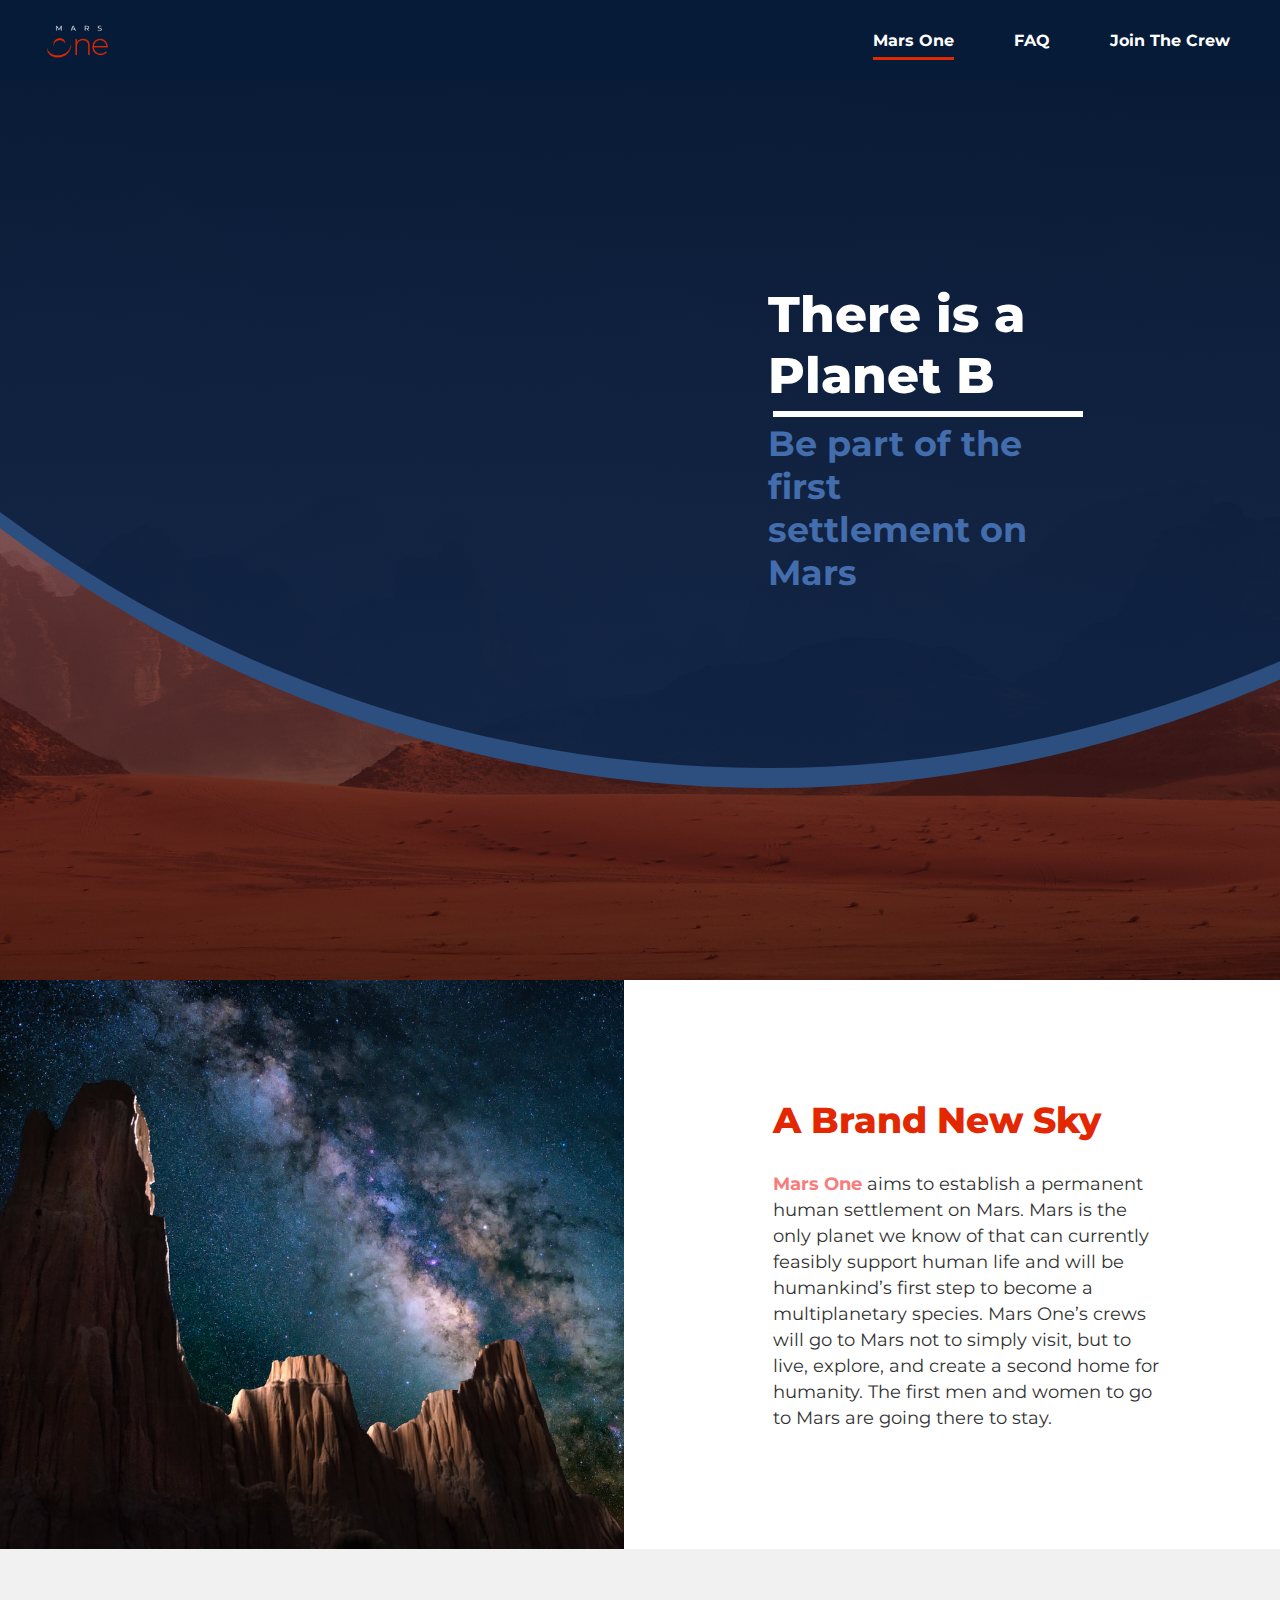
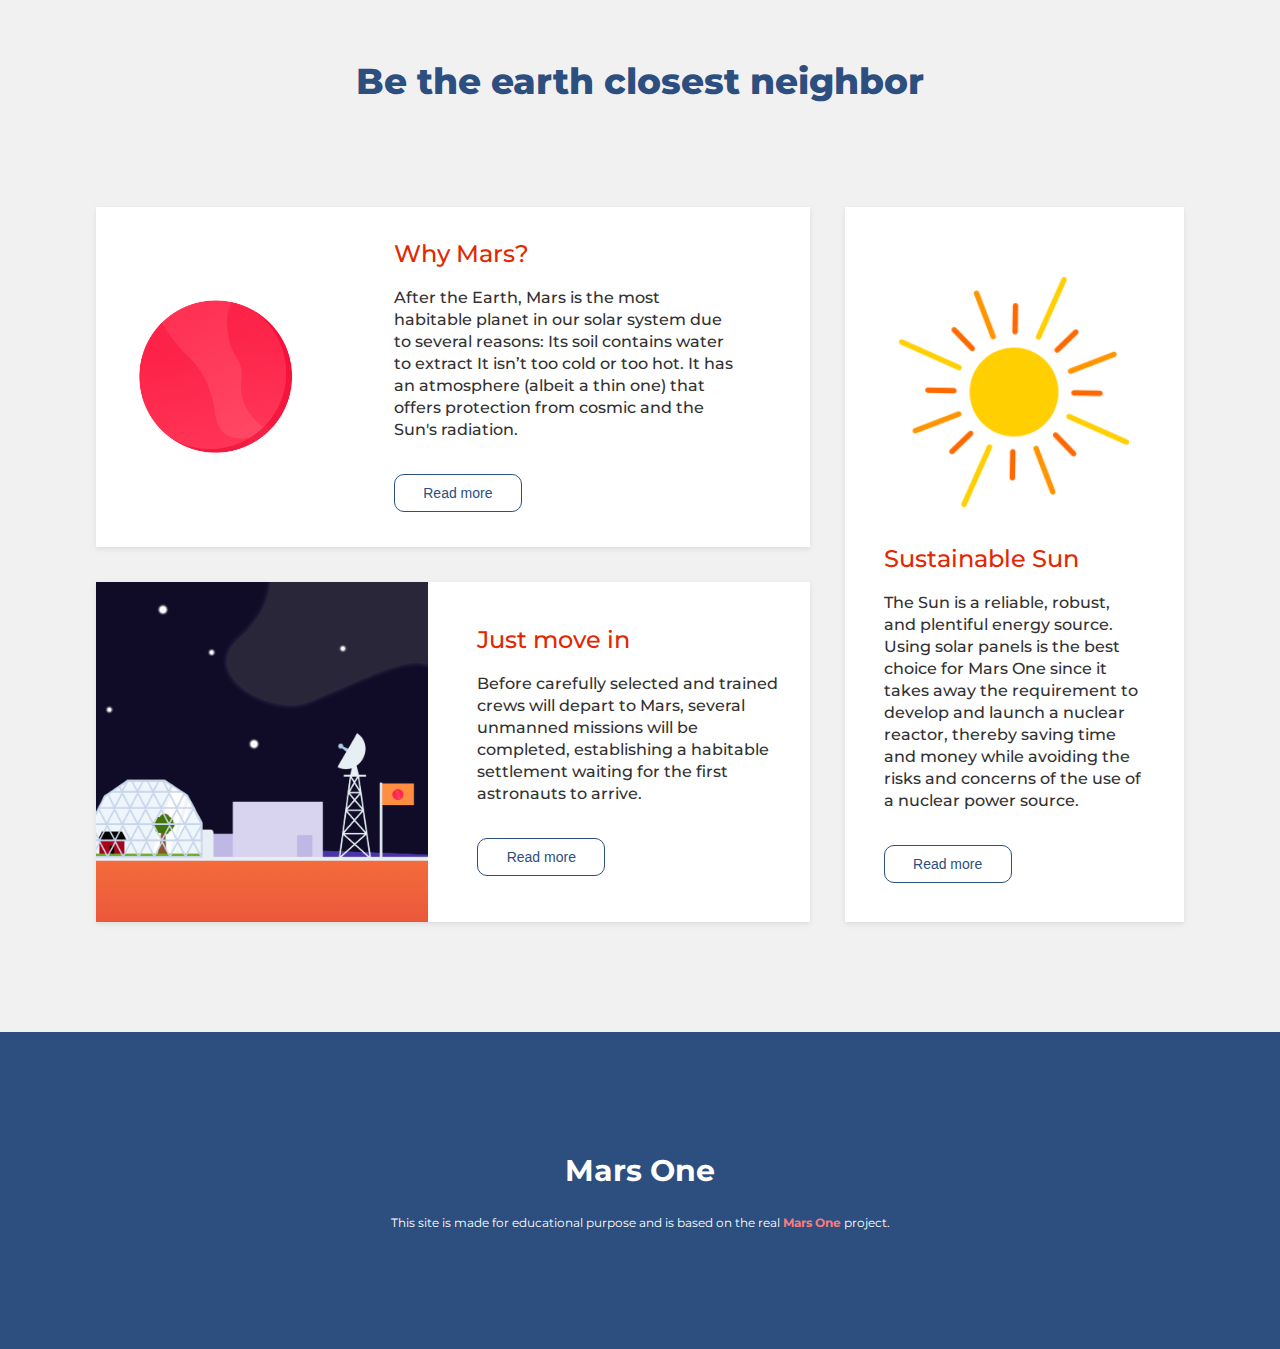
<file: index.html>
<!DOCTYPE html>
<html lang="en">
  <head>
    <meta charset="UTF-8" />
    <meta name="viewport" content="width=device-width, initial-scale=1.0" />
    <meta http-equiv="X-UA-Compatible" content="ie=edge" />
    <link rel="stylesheet" href="styles/style.css" />
    <title>Mars One</title>
  </head>

  <body>
    <div class="menu-wraper">
      <div class="menu-wraper__logo-wrap">
        <img src="/images/logo.png" alt="Logo Mars One" />
      </div>
      <nav>
        <ul class="menu-wraper__link-list">
          <li>
            <a class="menu-wraper__links--active" href="index.html">Mars One</a>
          </li>
          <li><a class="menu-wraper__links" href="faq.html">FAQ</a></li>
          <li>
            <a class="menu-wraper__links" href="join.html">Join The Crew</a>
          </li>
        </ul>
      </nav>
    </div>

    <header class="header">
      <div class="header__wraper">
        <h1 class="header__wraper__heading">
          There is a <br />
          Planet B
        </h1>
        <span class="hero1-line"></span>
        <p class="header__wraper__text">
          Be part of the first <br />
          settlement on Mars
        </p>
      </div>
    </header>

    <main>
      <section class="mars-sky">
        <div class="mars-sky__wraper">
          <div class="mars-sky__wraper__text-wrap">
            <h2 class="mars-sky__wraper__heading">A Brand New Sky</h2>
            <p class="mars-sky__wraper__text">
              <strong>Mars One</strong>
              aims to establish a permanent human settlement on Mars. Mars is
              the only planet we know of that can currently feasibly support
              human life and will be humankind’s first step to become a
              multiplanetary species. Mars One’s crews will go to Mars not to
              simply visit, but to live, explore, and create a second home for
              humanity. The first men and women to go to Mars are going there to
              stay.
            </p>
          </div>
          <div class="mars-sky-img">
            <img
              src="/images/starSky.jpeg"
              alt="Mountains and night sky in mars"
            />
          </div>
        </div>
      </section>

      <section class="about-mars">
        <h2 class="about-mars__heading">
          Be the earth closest neighbor
        </h2>

        <article class="about-mars__why-mars">
          <div class="mars-img">
            <img src="/images/mars.png" alt="Ilustration of planet Mars" />
          </div>
          <div class="about-mars__wrap-why-text">
            <h3 class="about-mars__why-mars-heading">Why Mars?</h3>
            <p class="about-mars__why-mars-text">
              After the Earth, Mars is the most habitable planet in our solar
              system due to several reasons: Its soil contains water to extract
              It isn’t too cold or too hot. It has an atmosphere (albeit a thin
              one) that offers protection from cosmic and the Sun's radiation.
            </p>
            <button class="read-more-btn">Read more</button>
          </div>
        </article>

        <article class="about-mars__move-in">
          <div class="station-img">
            <img
              src="/images/base.jpg"
              alt="Ilustration of the habitable settlement in mars"
            />
          </div>
          <div class="about-mars__wrap-move-text">
            <h3 class="about-mars__move-in-heading">Just move in</h3>
            <p class="about-mars__move-in-text">
              Before carefully selected and trained crews will depart to Mars,
              several unmanned missions will be completed, establishing a
              habitable settlement waiting for the first astronauts to arrive.
            </p>
            <button class="read-more-btn">Read more</button>
          </div>
        </article>

        <article class="about-mars__sun">
          <div class="sun-img">
            <img src="/images/solar.png" alt="Ilustration of the sun" />
          </div>
          <div class="about-mars__wrap-sun-text">
            <h3 class="about-mars__sun-heading">Sustainable Sun</h3>
            <p class="about-mars__sun-text">
              The Sun is a reliable, robust, and plentiful energy source. Using
              solar panels is the best choice for Mars One since it takes away
              the requirement to develop and launch a nuclear reactor, thereby
              saving time and money while avoiding the risks and concerns of the
              use of a nuclear power source.
            </p>
            <button class="read-more-btn">Read more</button>
          </div>
        </article>
      </section>
    </main>

    <footer class="footer">
      <h4>Mars One</h4>
      <p class="footer__text">
        This site is made for educational purpose and is based on the real
        <strong>Mars One</strong> project.
      </p>
    </footer>
  </body>
</html>
</file>
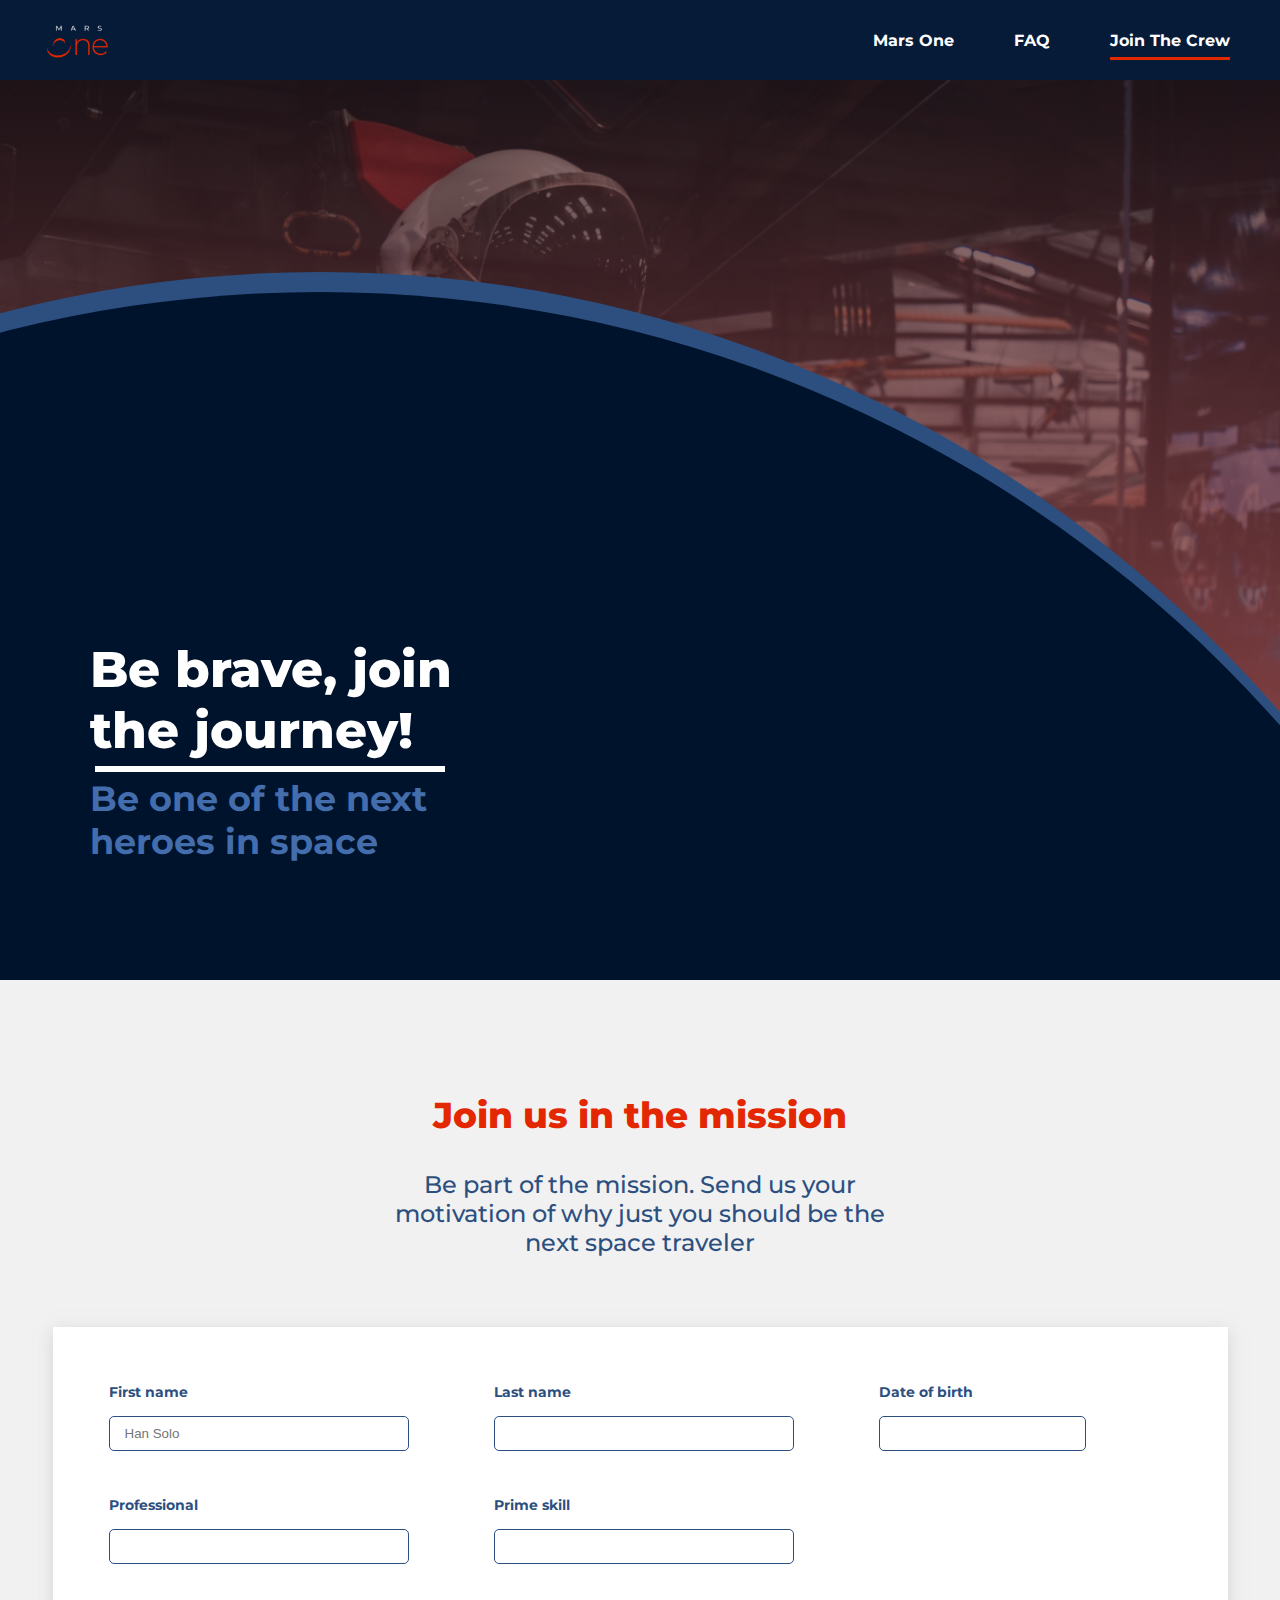
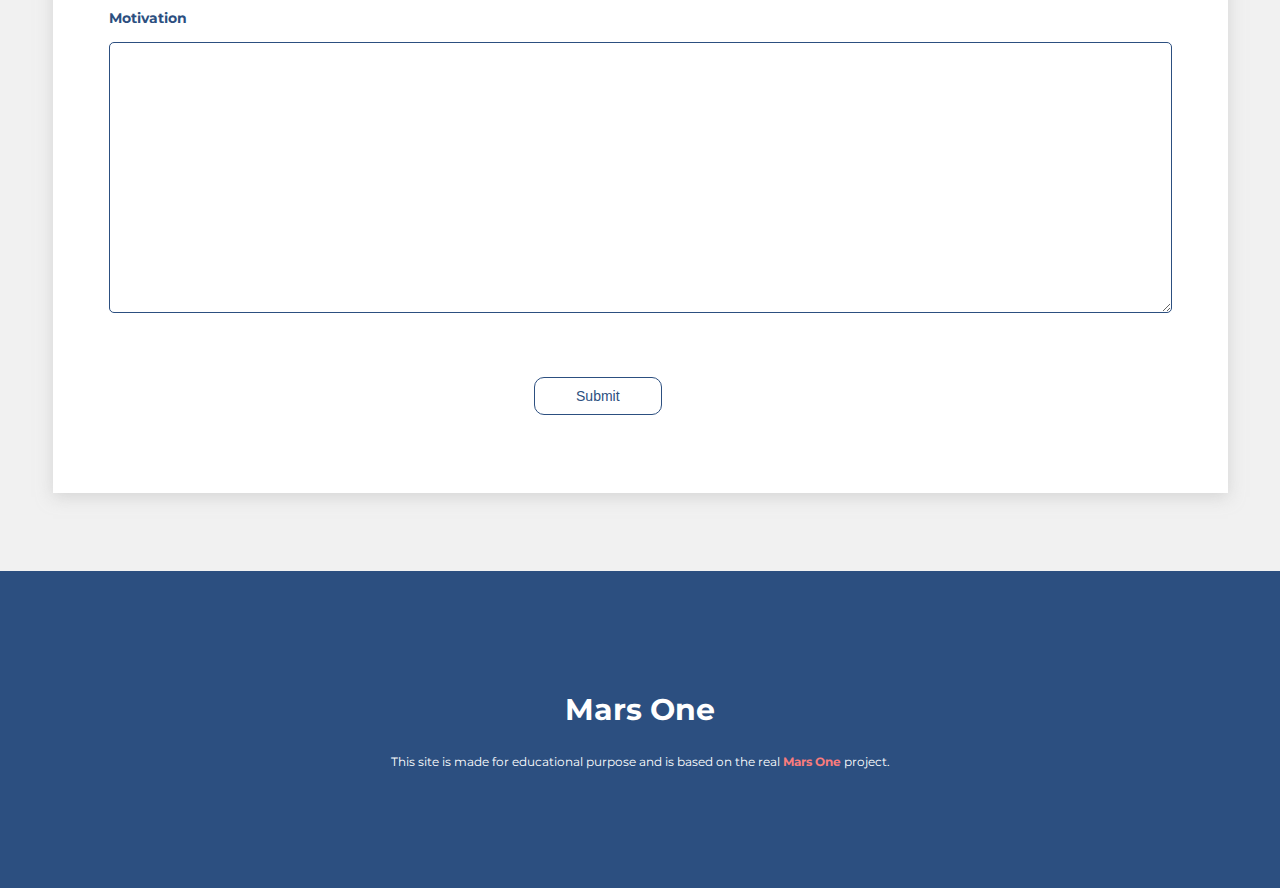
<file: join.html>
<!DOCTYPE html>
<html lang="en">
  <head>
    <meta charset="UTF-8" />
    <meta name="viewport" content="width=device-width, initial-scale=1.0" />
    <meta http-equiv="X-UA-Compatible" content="ie=edge" />
    <link rel="stylesheet" href="styles/style.css" />
    <title>Mars One</title>
  </head>

  <body>
    <div class="menu-wraper">
      <div class="menu-wraper__logo-wrap">
        <img src="/images/logo.png" alt="Logo Mars One" />
      </div>
      <nav>
        <ul class="menu-wraper__link-list">
          <li><a class="menu-wraper__links" href="index.html">Mars One</a></li>
          <li><a class="menu-wraper__links" href="faq.html">FAQ</a></li>
          <li>
            <a class="menu-wraper__links--active" href="join.html"
              >Join The Crew</a
            >
          </li>
        </ul>
      </nav>
    </div>

    <header class="header-join">
      <div class="header-join__wraper">
        <h1 class="header-join__wraper__heading-one">
          Be brave, join <br />
          the journey!
        </h1>
        <span class="hero3-line"></span>
        <p class="header-join__wraper__text">
          Be one of the next <br />
          heroes in space
        </p>
      </div>
    </header>

    <main>
      <section class="join-us">
        <div class="join-us__text-wrap">
          <h2 class="join-us__text-wrap__heading">Join us in the mission</h2>
          <p class="join-us__text-wrap__text">
            Be part of the mission. Send us your motivation of why just you
            should be the next space traveler
          </p>
        </div>
        <form class="form">
          <div class="form__firstname">
            <label for="firstname">First name</label>
            <input
              type="text"
              id="firstname"
              name="firstname"
              placeholder="Han Solo"
            />
          </div>
          <div class="form__lastname">
            <label for="lastname">Last name</label>
            <input type="text" id="lastname" name="lastname" />
          </div>
          <div class="form__dateofbirth">
            <label for="dateofbirth">Date of birth</label>
            <input
              type="text"
              class="dateofbirth"
              id="dateofbirth"
              name="dateofbirth"
            />
          </div>
          <div class="form__professional">
            <label for="professional">Professional</label>
            <input type="text" id="professional" name="professional" />
          </div>
          <div class="form__primeskill">
            <label for="primeskill">Prime skill</label>
            <input type="text" id="primeskill" name="primeskill" />
          </div>
          <div class="form__motivation">
            <label for="motivation">Motivation</label>
            <textarea
              name="motivation"
              class="motivation"
              id="motivation"
              cols="30"
              rows="10"
            ></textarea>
          </div>
          <input type="submit" value="Submit" class="form__submit-btn" />
        </form>
      </section>
    </main>

    <footer class="footer">
      <h4>Mars One</h4>
      <p class="footer__text">
        This site is made for educational purpose and is based on the real
        <strong>Mars One</strong> project.
      </p>
    </footer>
  </body>
</html>
</file>
<file: styles/style.css>
@import url(https://fonts.googleapis.com/css?family=Montserrat&display=swap);
/* SOLAR SYSTEM */
/* HOME PAGE */
.header {
  min-height: 500px;
  background-repeat: no-repeat;
  background-position: center;
  background-size: cover;
  -webkit-transition: linear 300ms;
  transition: linear 300ms;
  background-image: -webkit-gradient(linear, left top, left bottom, from(#c1555593), to(#240202a2)), url(/images/hero1.jpg);
  background-image: linear-gradient(to bottom, #c1555593, #240202a2), url(/images/hero1.jpg);
  display: -ms-grid;
  display: grid;
  place-items: center;
  position: relative;
  overflow: hidden;
  transition: linear 300ms;
}

@media (min-width: 700px) {
  .header {
    min-height: 800px;
  }
}

@media (min-width: 1100px) {
  .header {
    min-height: 100vh;
    min-width: 100%;
  }
}

@media (min-width: 500px) {
  .header {
    place-items: unset;
  }
}

.header::after {
  content: "";
  position: absolute;
  width: 200vw;
  height: 200vw;
  border-radius: 100%;
  border: 20px solid #2c4f80;
  -webkit-border-start: 5px;
          border-inline-start: 5px;
  -webkit-border-end: 5px;
          border-inline-end: 5px;
  background: linear-gradient(182deg, #00132c 61%, rgba(13, 37, 73, 0.9));
  bottom: 15vw;
  left: -40vw;
}

.header__wraper {
  -ms-flex-item-align: center;
      -ms-grid-row-align: center;
      align-self: center;
  margin: 15%;
  z-index: 10;
  -webkit-transition: linear 300ms;
  transition: linear 300ms;
}

@media (min-width: 500px) {
  .header__wraper {
    margin-top: 1vh;
    margin-left: 60vw;
  }
}

.header__wraper__text {
  font-size: 26px;
  font-weight: bold;
  color: #436dac;
  -webkit-transition: linear 300ms;
  transition: linear 300ms;
}

@media (min-width: 700px) {
  .header__wraper__text {
    font-size: 40px;
  }
}

@media (min-width: 500px) {
  .header__wraper__text {
    font-size: 35px;
  }
}

.blue-gradient {
  background: linear-gradient(182deg, #00132c 61%, rgba(21, 52, 98, 0.9) -13%);
  height: 100%;
  width: 100%;
  -webkit-clip-path: ellipse(62% 50% at 60% 17%);
          clip-path: ellipse(62% 50% at 60% 17%);
}

.hero1-line, .hero2-line, .hero3-line {
  display: block;
  max-width: 360px;
  min-height: 6px;
  background-color: #ffffff;
  margin: 5px;
}

.mars-sky {
  background: #ffffff;
  margin: 0;
}

.mars-sky__wraper {
  min-height: 559px;
  display: -webkit-box;
  display: -ms-flexbox;
  display: flex;
  -webkit-box-orient: vertical;
  -webkit-box-direction: normal;
      -ms-flex-direction: column;
          flex-direction: column;
  place-items: center center;
  gap: 2em;
  -webkit-transition: linear 300ms;
  transition: linear 300ms;
}

@media (min-width: 1000px) {
  .mars-sky__wraper {
    display: -ms-grid;
    display: grid;
    -ms-grid-columns: 1fr 1fr;
        grid-template-columns: 1fr 1fr;
  }
}

.mars-sky__wraper__text-wrap {
  padding: 43px 20px 10px 20px;
  -webkit-transition: linear 300ms;
  transition: linear 300ms;
}

@media (min-width: 1200px) {
  .mars-sky__wraper__text-wrap {
    -ms-grid-row: 1;
    -ms-grid-column: 2;
    grid-area: 1 / 2;
    padding: 118px 117px;
  }
}

.mars-sky__wraper__heading {
  font-size: 30px;
  font-weight: 800;
  padding-bottom: 20px;
  color: #e32700;
  -webkit-transition: linear 300ms;
  transition: linear 300ms;
}

@media (min-width: 500px) {
  .mars-sky__wraper__heading {
    font-size: 36px;
  }
}

@media (min-width: 500px) {
  .mars-sky__wraper__heading {
    padding-bottom: 29px;
  }
}

.mars-sky__wraper__text {
  color: #323232;
  font-size: 15px;
  line-height: 26px;
  -webkit-transition: linear 300ms;
  transition: linear 300ms;
}

@media (min-width: 500px) {
  .mars-sky__wraper__text {
    font-size: 18px;
  }
}

.mars-sky-img {
  /* min-height: 100%;*/
  height: 100%;
  width: 100%;
  -webkit-transition: linear 300ms;
  transition: linear 300ms;
}

.mars-sky-img img {
  display: block;
  -o-object-fit: cover;
     object-fit: cover;
  height: 100%;
  width: 100%;
  max-width: 100%;
  max-height: 100%;
}

@media (min-width: 500px) {
  .mars-sky-img {
    -ms-grid-row: 1;
    -ms-grid-column: 1;
    grid-area: 1 / 1;
  }
}

.about-mars {
  display: -webkit-box;
  display: -ms-flexbox;
  display: flex;
  -webkit-box-orient: vertical;
  -webkit-box-direction: normal;
      -ms-flex-direction: column;
          flex-direction: column;
  -ms-flex-wrap: wrap;
      flex-wrap: wrap;
  -webkit-transition: linear 300ms;
  transition: linear 300ms;
  /* WHY MARS */
  /* MOVE IN */
  /* SUN */
  /* HEADINGS & PARAGRAFS */
}

@media (min-width: 1000px) {
  .about-mars {
    display: -ms-grid;
    display: grid;
    gap: 35px;
    -ms-grid-rows: 75px auto (1fr)[2] 75px;
        grid-template-rows: 75px auto repeat(2, 1fr) 75px;
    -ms-grid-columns: 61px (1fr)[3] 61px;
        grid-template-columns: 61px repeat(3, 1fr) 61px;
  }
}

.about-mars__heading {
  font-size: 30px;
  font-weight: 800;
  padding-bottom: 20px;
  color: #2c4f80;
  text-align: center;
  margin-top: 49px;
  margin-bottom: 49px;
  -webkit-transition: linear 300ms;
  transition: linear 300ms;
}

@media (min-width: 500px) {
  .about-mars__heading {
    font-size: 36px;
  }
}

@media (min-width: 1000px) {
  .about-mars__heading {
    margin-top: 0;
    -ms-grid-row: 2;
    grid-row: 2;
    -ms-grid-column: 2;
    -ms-grid-column-span: 3;
    grid-column: 2 / span 3;
  }
}

.about-mars__why-mars {
  -webkit-box-shadow: 0 2px 4px 0 rgba(201, 201, 201, 0.5);
          box-shadow: 0 2px 4px 0 rgba(201, 201, 201, 0.5);
  background: #ffffff;
  min-height: 340px;
  margin: 0 20px 30px 20px;
  display: -webkit-box;
  display: -ms-flexbox;
  display: flex;
  -webkit-box-orient: vertical;
  -webkit-box-direction: normal;
      -ms-flex-direction: column;
          flex-direction: column;
  place-content: center;
  -webkit-transition: linear 300ms;
  transition: linear 300ms;
}

@media (min-width: 1000px) {
  .about-mars__why-mars {
    -ms-grid-row: 3;
    grid-row: 3;
    -ms-grid-column: 2;
    -ms-grid-column-span: 2;
    grid-column: 2 / span 2;
    margin: 0;
  }
}

@media (min-width: 500px) {
  .about-mars__why-mars {
    display: -ms-grid;
    display: grid;
    -ms-grid-columns: 1fr 2fr;
        grid-template-columns: 1fr 2fr;
  }
}

.about-mars__wrap-why-text {
  -ms-flex-item-align: center;
      -ms-grid-row-align: center;
      align-self: center;
  text-align: center;
  margin: 20px;
  -webkit-transition: linear 300ms;
  transition: linear 300ms;
}

@media (min-width: 1000px) {
  .about-mars__wrap-why-text {
    margin-left: 60px;
    text-align: left;
  }
}

.about-mars__why-mars-text {
  margin-right: 48px;
}

.about-mars__move-in {
  -webkit-box-shadow: 0 2px 4px 0 rgba(201, 201, 201, 0.5);
          box-shadow: 0 2px 4px 0 rgba(201, 201, 201, 0.5);
  background: #ffffff;
  min-height: 340px;
  display: -webkit-box;
  display: -ms-flexbox;
  display: flex;
  -webkit-box-orient: vertical;
  -webkit-box-direction: normal;
      -ms-flex-direction: column;
          flex-direction: column;
  margin: 0 20px 30px 20px;
  -webkit-transition: linear 300ms;
  transition: linear 300ms;
}

@media (min-width: 1000px) {
  .about-mars__move-in {
    -ms-grid-row: 4;
    grid-row: 4;
    -ms-grid-column: 2;
    -ms-grid-column-span: 2;
    grid-column: 2 / span 2;
    gap: 49px;
    margin: 0;
  }
}

@media (min-width: 500px) {
  .about-mars__move-in {
    display: -ms-grid;
    display: grid;
    -ms-grid-columns: (1fr)[2];
        grid-template-columns: repeat(2, 1fr);
  }
}

.about-mars__wrap-move-text {
  -ms-flex-item-align: center;
      -ms-grid-row-align: center;
      align-self: center;
  text-align: center;
  margin: 20px;
  -webkit-transition: linear 300ms;
  transition: linear 300ms;
}

@media (min-width: 1000px) {
  .about-mars__wrap-move-text {
    margin: 0 20px 0 0;
    text-align: left;
  }
}

.about-mars__sun {
  -webkit-box-shadow: 0 2px 4px 0 rgba(201, 201, 201, 0.5);
          box-shadow: 0 2px 4px 0 rgba(201, 201, 201, 0.5);
  background: #ffffff;
  display: -webkit-box;
  display: -ms-flexbox;
  display: flex;
  -webkit-box-orient: vertical;
  -webkit-box-direction: normal;
      -ms-flex-direction: column;
          flex-direction: column;
  min-height: 340px;
  margin: 0 20px 30px 20px;
  -webkit-transition: linear 300ms;
  transition: linear 300ms;
}

@media (min-width: 1000px) {
  .about-mars__sun {
    min-height: 715px;
    -ms-grid-row: 3;
    -ms-grid-row-span: 2;
    grid-row: 3 / span 2;
    -ms-grid-column: 4;
    grid-column: 4;
    display: -webkit-box;
    display: -ms-flexbox;
    display: flex;
    -webkit-box-orient: vertical;
    -webkit-box-direction: normal;
        -ms-flex-direction: column;
            flex-direction: column;
    margin: 0;
  }
}

@media (min-width: 500px) and (max-width: 999px) {
  .about-mars__sun {
    display: -webkit-box;
    display: -ms-flexbox;
    display: flex;
    -webkit-box-orient: horizontal;
    -webkit-box-direction: normal;
        -ms-flex-direction: row;
            flex-direction: row;
    place-content: center;
  }
}

.about-mars__wrap-sun-text {
  margin: 20px;
  text-align: center;
  -ms-flex-item-align: center;
      -ms-grid-row-align: center;
      align-self: center;
  -webkit-transition: linear 300ms;
  transition: linear 300ms;
}

@media (min-width: 1000px) {
  .about-mars__wrap-sun-text {
    margin-top: 89px;
    margin-left: 39px;
    margin-right: 39px;
    text-align: left;
  }
}

.about-mars__why-mars-heading, .about-mars__move-in-heading, .about-mars__sun-heading {
  font-size: 20px;
  font-weight: 500;
  color: #e32700;
  text-align: left;
  line-height: 22px;
  margin-bottom: 22px;
  -webkit-transition: linear 300ms;
  transition: linear 300ms;
}

@media (min-width: 1000px) {
  .about-mars__why-mars-heading, .about-mars__move-in-heading, .about-mars__sun-heading {
    font-size: 24px;
  }
}

.about-mars__why-mars-text, .about-mars__move-in-text, .about-mars__sun-text {
  font-size: 16px;
  font-weight: 500;
  color: #323232;
  max-width: 417px;
  text-align: left;
  line-height: 22px;
}

/* IMAGES */
.mars-img {
  /* min-height: 100%;*/
  height: 100%;
  width: 100%;
  max-width: 158px;
  max-height: 158px;
  place-self: center center;
  margin-top: 20px;
  -webkit-transition: linear 300ms;
  transition: linear 300ms;
}

.mars-img img {
  display: block;
  -o-object-fit: cover;
     object-fit: cover;
  height: 100%;
  width: 100%;
  max-width: 100%;
  max-height: 100%;
}

@media (min-width: 500px) {
  .mars-img {
    margin-top: 0;
  }
}

.station-img {
  /* min-height: 100%;*/
  height: 100%;
  width: 100%;
  margin-bottom: 20px;
  -webkit-transition: linear 300ms;
  transition: linear 300ms;
}

.station-img img {
  display: block;
  -o-object-fit: cover;
     object-fit: cover;
  height: 100%;
  width: 100%;
  max-width: 100%;
  max-height: 100%;
}

@media (min-width: 1000px) {
  .station-img {
    margin-bottom: 0;
  }
}

.sun-img {
  /* min-height: 100%;*/
  height: 100%;
  width: 100%;
  max-width: 232px;
  max-height: 232px;
  place-self: center;
  margin-top: 20px;
}

.sun-img img {
  display: block;
  -o-object-fit: cover;
     object-fit: cover;
  height: 100%;
  width: 100%;
  max-width: 100%;
  max-height: 100%;
}

.sun-img img {
  -webkit-transition: linear 300ms;
  transition: linear 300ms;
}

@media (min-width: 1000px) {
  .sun-img img {
    margin-top: 49px;
    margin-bottom: 49px;
  }
}

/* READ MORE BUTTONS */
.read-more-btn {
  background: #ffffff;
  font-size: 14px;
  font-weight: 500;
  color: #2c4f80;
  width: 128px;
  height: 38px;
  border-radius: 10px;
  border: solid 1px #2c4f80;
  margin-top: 33px;
}

/* FAQ PAGE */
.header-faq {
  min-height: 500px;
  background-repeat: no-repeat;
  background-position: center;
  background-size: cover;
  -webkit-transition: linear 300ms;
  transition: linear 300ms;
  background-image: -webkit-gradient(linear, left top, left bottom, from(#c1555593), to(#240202a2)), url(/images/hero2.jpg);
  background-image: linear-gradient(to bottom, #c1555593, #240202a2), url(/images/hero2.jpg);
  display: -ms-grid;
  display: grid;
  place-items: center;
  position: relative;
  overflow: hidden;
  transition: linear 300ms;
}

@media (min-width: 700px) {
  .header-faq {
    min-height: 800px;
  }
}

@media (min-width: 1100px) {
  .header-faq {
    min-height: 100vh;
    min-width: 100%;
  }
}

@media (min-width: 500px) {
  .header-faq {
    place-items: unset;
  }
}

.header-faq::after {
  content: "";
  position: absolute;
  width: 200vw;
  height: 200vw;
  border-radius: 100%;
  border: 20px solid #2c4f80;
  -webkit-border-start: 5px;
          border-inline-start: 5px;
  -webkit-border-end: 5px;
          border-inline-end: 5px;
  background: linear-gradient(182deg, #00132c 61%, rgba(13, 37, 73, 0.9));
  bottom: 15vw;
  left: -40vw;
}

.header-faq__wraper {
  -ms-flex-item-align: center;
      -ms-grid-row-align: center;
      align-self: center;
  margin: 15%;
  z-index: 10;
  -webkit-transition: linear 300ms;
  transition: linear 300ms;
}

@media (min-width: 500px) {
  .header-faq__wraper {
    margin-top: 1vh;
    margin-left: 60vw;
  }
}

.header-faq__wraper__text {
  font-size: 26px;
  font-weight: bold;
  color: #436dac;
  -webkit-transition: linear 300ms;
  transition: linear 300ms;
}

@media (min-width: 700px) {
  .header-faq__wraper__text {
    font-size: 40px;
  }
}

@media (min-width: 500px) {
  .header-faq__wraper__text {
    font-size: 35px;
  }
}

.hero2-line {
  max-width: 390px;
}

.faq {
  /* WHY MOVE TO MARS */
  /* IS IT RISKY */
  /* TO DO THERE */
  /* TRAVEL DURATION */
}

.faq__heading {
  font-size: 30px;
  font-weight: 800;
  padding-bottom: 20px;
  color: #2c4f80;
  text-align: center;
  margin-top: 40px;
  margin-bottom: 30px;
}

@media (min-width: 500px) {
  .faq__heading {
    font-size: 36px;
  }
}

@media (min-width: 1000px) {
  .faq__heading {
    margin-top: 76px;
    margin-bottom: 60px;
  }
}

.faq__wraper {
  margin: 15px;
}

@media (min-width: 1000px) {
  .faq__wraper {
    margin: 0;
    display: -ms-grid;
    display: grid;
    -ms-grid-columns: 1fr 2fr;
        grid-template-columns: 1fr 2fr;
    -ms-grid-rows: (1fr)[2];
        grid-template-rows: repeat(2, 1fr);
    gap: 39px;
  }
}

.faq__why {
  padding: 20px;
}

@media (min-width: 1000px) {
  .faq__why {
    -ms-grid-row: 1;
    -ms-grid-row-span: 2;
    grid-row: 1 / span 2;
    -ms-grid-column: 1;
    grid-column: 1;
    padding: 66px 60px 127px 60px;
  }
}

.faq__why__heading {
  line-height: 31px;
}

.faq__why__text {
  padding-bottom: 20px;
  line-height: 22px;
}

.faq__risky {
  padding: 20px;
  margin-top: 20px;
}

@media (min-width: 1000px) {
  .faq__risky {
    margin-top: 0;
    -ms-grid-row: 1;
    grid-row: 1;
    -ms-grid-column: 2;
    grid-column: 2;
    padding: 66px 148px 55px 69px;
  }
}

.faq__risky__text {
  line-height: 23px;
  padding-bottom: 20px;
}

.faq__risky__text-list {
  line-height: 28px;
  font-weight: bold;
  padding-bottom: 20px;
  padding-left: 15px;
}

.faq__risky__text-list li {
  color: #e32700;
  padding-left: 20px;
}

.faq__risky__text-list li span {
  color: #323232;
}

@media (min-width: 1000px) {
  .faq__to-do {
    -ms-grid-row: 2;
    grid-row: 2;
    -ms-grid-column: 2;
    grid-column: 2;
    display: -ms-grid;
    display: grid;
    -ms-grid-rows: 1fr;
    -ms-grid-columns: (1fr)[2];
        grid-template: 1fr/repeat(2, 1fr);
    gap: 48px;
  }
}

.faq__to-do__text-wraper {
  margin: 20px;
  -webkit-transition: linear 300ms;
  transition: linear 300ms;
}

@media (min-width: 1000px) {
  .faq__to-do__text-wraper {
    -ms-grid-row: 1;
    -ms-grid-column: 1;
    grid-area: 1 / 1;
    -ms-flex-item-align: center;
        -ms-grid-row-align: center;
        align-self: center;
    margin-left: 76px;
  }
}

.faq__to-do__heading {
  margin-top: 20px;
}

.faq__to-do__text {
  line-height: 22px;
}

.faq__travel {
  margin-top: 40px;
  -webkit-transition: linear 300ms;
  transition: linear 300ms;
}

@media (min-width: 1000px) {
  .faq__travel {
    display: -ms-grid;
    display: grid;
    -ms-grid-columns: (1fr)[3];
        grid-template-columns: repeat(3, 1fr);
    -ms-grid-rows: 1fr;
        grid-template-rows: 1fr;
    gap: 81px;
  }
}

.faq__travel__text-wraper {
  padding: 20px;
  -webkit-transition: linear 300ms;
  transition: linear 300ms;
}

@media (min-width: 1000px) {
  .faq__travel__text-wraper {
    -ms-grid-row: 1;
    grid-row: 1;
    -ms-grid-column: 2;
    -ms-grid-column-span: 2;
    grid-column: 2 / span 2;
    padding: 75px 97px 79px 0;
    place-self: center;
  }
}

.faq__travel__heading {
  margin-bottom: 60px;
}

.faq__travel__text {
  line-height: 25px;
  padding-bottom: 20px;
}

/* CHARACTERS, HEADINGS, PARAGRAFS */
.faq__why,
.faq__risky,
.faq__to-do,
.faq__travel {
  background: #ffffff;
  -webkit-box-shadow: 0 2px 4px 0 rgba(145, 145, 145, 0.5);
          box-shadow: 0 2px 4px 0 rgba(145, 145, 145, 0.5);
}

.faq__why__heading,
.faq__risky__heading,
.faq__to-do__heading,
.faq__travel__heading {
  font-size: 20px;
  font-weight: 500;
  color: #e32700;
  margin-bottom: 20px;
  -webkit-transition: linear 300ms;
  transition: linear 300ms;
}

@media (min-width: 1000px) {
  .faq__why__heading,
  .faq__risky__heading,
  .faq__to-do__heading,
  .faq__travel__heading {
    font-size: 24px;
  }
}

.faq__why__text,
.faq__risky__text,
.faq__to-do__text,
.faq__travel__text {
  font-size: 16px;
  font-weight: 500;
  color: #323232;
}

/* ASTRONAUT IMG */
.astronaut-img {
  /* min-height: 100%;*/
  height: 100%;
  width: 100%;
  -webkit-transition: linear 300ms;
  transition: linear 300ms;
}

.astronaut-img img {
  display: block;
  -o-object-fit: cover;
     object-fit: cover;
  height: 100%;
  width: 100%;
  max-width: 100%;
  max-height: 100%;
}

@media (min-width: 1000px) {
  .astronaut-img {
    -ms-grid-row: 1;
    -ms-grid-column: 2;
    grid-area: 1 / 2;
  }
}

.planets-wraper {
  background-image: radial-gradient(circle at 50% 39%, #072142, #00132c 101%);
  text-align: center;
}

@media (min-width: 500px) {
  .planets-wraper {
    max-width: 100vw;
    min-width: 462px;
    min-height: 462px;
    -ms-grid-row: 1;
    grid-row: 1;
    -ms-grid-column: 1;
    grid-column: 1;
    display: -ms-grid;
    display: grid;
    grid: 1fr/ 1fr;
    place-items: center;
  }
}

.planets-wraper__sun {
  padding: 10px;
}

.planets-wraper__sun img {
  height: 48px;
  width: 48px;
}

@media (min-width: 500px) {
  .planets-wraper__sun {
    padding: 0;
    -ms-grid-column: 1;
    grid-column: 1;
    -ms-grid-row: 1;
    grid-row: 1;
  }
}

.planets-wraper__mars {
  padding: 10px;
}

.planets-wraper__mars img {
  height: 30px;
  width: 30px;
}

@media (min-width: 500px) {
  .planets-wraper__mars {
    padding: 0;
  }
  .planets-wraper__mars img {
    position: absolute;
    left: 50%;
    top: -10px;
  }
  .planets-wraper__mars.orb {
    height: 350px;
    width: 350px;
    -webkit-animation-duration: 10s;
            animation-duration: 10s;
  }
}

.planets-wraper__earth {
  padding: 10px;
}

.planets-wraper__earth img {
  height: 30px;
  width: 30px;
}

@media (min-width: 500px) {
  .planets-wraper__earth {
    padding: 0;
  }
  .planets-wraper__earth img {
    position: absolute;
    left: 50%;
    top: -10px;
  }
  .planets-wraper__earth.orb {
    height: 200px;
    width: 200px;
    -webkit-animation-duration: 7s;
            animation-duration: 7s;
  }
}

@media (min-width: 500px) {
  .orb {
    -ms-grid-column: 1;
    grid-column: 1;
    -ms-grid-row: 1;
    grid-row: 1;
    border: 1px dashed grey;
    border-radius: 100%;
    -webkit-animation: move-planet linear infinite;
            animation: move-planet linear infinite;
  }
}

@media (min-width: 500px) {
  .ripple {
    display: -ms-grid;
    display: grid;
    grid: 1fr / 1fr;
    place-items: center;
  }
  .ripple-item:nth-child(2) {
    -webkit-animation-delay: -400ms;
            animation-delay: -400ms;
  }
  .ripple-item:nth-child(3) {
    -webkit-animation-delay: 500ms;
            animation-delay: 500ms;
  }
}

@-webkit-keyframes move-planet {
  100% {
    -webkit-transform: rotate(360deg);
            transform: rotate(360deg);
  }
}

@keyframes move-planet {
  100% {
    -webkit-transform: rotate(360deg);
            transform: rotate(360deg);
  }
}

/* JOIN US PAGE */
.header-join {
  min-height: 500px;
  background-repeat: no-repeat;
  background-position: center;
  background-size: cover;
  -webkit-transition: linear 300ms;
  transition: linear 300ms;
  background-image: -webkit-gradient(linear, left top, left bottom, color-stop(1%, #24020294), to(#c15555d0)), url(/images/hero3.jpg);
  background-image: linear-gradient(to bottom, #24020294 1%, #c15555d0), url(/images/hero3.jpg);
  display: -ms-grid;
  display: grid;
  place-items: center;
  position: relative;
  overflow: hidden;
  transition: linear 300ms;
}

@media (min-width: 700px) {
  .header-join {
    min-height: 800px;
  }
}

@media (min-width: 1100px) {
  .header-join {
    min-height: 100vh;
    min-width: 100%;
  }
}

@media (min-width: 1100px) {
  .header-join {
    place-items: unset;
  }
}

.header-join::after {
  content: "";
  position: absolute;
  width: 200vw;
  height: 200vw;
  border-radius: 100%;
  border: 20px solid #2c4f80;
  -webkit-border-start: 5px;
          border-inline-start: 5px;
  -webkit-border-end: 5px;
          border-inline-end: 5px;
  background: linear-gradient(182deg, #00132c 61%, rgba(13, 37, 73, 0.9));
  top: 15vw;
  left: -75vw;
}

.header-join__wraper {
  -ms-flex-item-align: center;
      -ms-grid-row-align: center;
      align-self: center;
  margin: 15%;
  z-index: 10;
  -webkit-transition: linear 300ms;
  transition: linear 300ms;
}

@media (min-width: 1100px) {
  .header-join__wraper {
    margin-left: 7vw;
    margin-bottom: 13vh;
    -ms-flex-item-align: end;
        -ms-grid-row-align: end;
        align-self: end;
  }
}

.header-join__wraper__text {
  font-size: 26px;
  font-weight: bold;
  color: #436dac;
  -webkit-transition: linear 300ms;
  transition: linear 300ms;
}

@media (min-width: 700px) {
  .header-join__wraper__text {
    font-size: 40px;
  }
}

@media (min-width: 500px) {
  .header-join__wraper__text {
    font-size: 35px;
  }
}

.hero3-line {
  max-width: 350px;
}

.join-us {
  text-align: center;
  -webkit-transition: linear 300ms;
  transition: linear 300ms;
}

@media (min-width: 500px) {
  .join-us {
    display: -webkit-box;
    display: -ms-flexbox;
    display: flex;
    -webkit-box-orient: vertical;
    -webkit-box-direction: normal;
        -ms-flex-direction: column;
            flex-direction: column;
    -webkit-box-align: center;
        -ms-flex-align: center;
            align-items: center;
  }
}

.join-us__text-wrap {
  display: -webkit-box;
  display: -ms-flexbox;
  display: flex;
  -webkit-box-orient: vertical;
  -webkit-box-direction: normal;
      -ms-flex-direction: column;
          flex-direction: column;
  -webkit-box-sizing: border-box;
          box-sizing: border-box;
  padding: 70px 20px;
  -webkit-transition: linear 300ms;
  transition: linear 300ms;
}

@media (min-width: 500px) {
  .join-us__text-wrap {
    padding-top: 113px;
  }
}

.join-us__text-wrap__heading {
  font-size: 30px;
  font-weight: 800;
  padding-bottom: 20px;
  color: #e32700;
  -webkit-transition: linear 300ms;
  transition: linear 300ms;
}

@media (min-width: 500px) {
  .join-us__text-wrap__heading {
    font-size: 36px;
  }
}

@media (min-width: 500px) {
  .join-us__text-wrap__heading {
    padding-bottom: 33px;
  }
}

.join-us__text-wrap__text {
  font-size: 20px;
  font-weight: 500;
  color: #2c4f80;
  -webkit-transition: linear 300ms;
  transition: linear 300ms;
}

@media (min-width: 500px) {
  .join-us__text-wrap__text {
    font-size: 24px;
    max-width: 509px;
    -ms-flex-item-align: center;
        -ms-grid-row-align: center;
        align-self: center;
  }
}

.form {
  background: #ffffff;
  font-size: 14px;
  font-weight: bold;
  color: #2c4f80;
  margin-bottom: 60px;
  -webkit-box-shadow: 0 4px 15px 0 rgba(185, 185, 185, 0.5);
          box-shadow: 0 4px 15px 0 rgba(185, 185, 185, 0.5);
  -webkit-box-sizing: border-box;
          box-sizing: border-box;
  -webkit-transition: linear 300ms;
  transition: linear 300ms;
}

@media (min-width: 1180px) {
  .form {
    text-align: left;
    max-width: 1180px;
    display: -ms-grid;
    display: grid;
    -ms-grid-columns: 56px (auto)[3] 56px;
        grid-template-columns: 56px repeat(3, auto) 56px;
    -ms-grid-rows: 56px (auto)[4] 33px;
        grid-template-rows: 56px repeat(4, auto) 33px;
    margin-bottom: 78px;
  }
}

.form__firstname {
  padding-top: 20px;
  -ms-grid-row: 2;
  -ms-grid-column: 2;
  grid-area: 2 / 2;
  -webkit-transition: linear 300ms;
  transition: linear 300ms;
}

@media (min-width: 1180px) {
  .form__firstname {
    padding-top: 0;
  }
}

.form__lastname {
  -ms-grid-row: 2;
  -ms-grid-column: 3;
  grid-area: 2 / 3;
}

.form__dateofbirth {
  -ms-grid-row: 2;
  -ms-grid-column: 4;
  grid-area: 2 / 4;
}

.form__professional {
  -ms-grid-row: 3;
  -ms-grid-column: 2;
  grid-area: 3 / 2;
}

.form__primeskill {
  -ms-grid-row: 3;
  -ms-grid-column: 3;
  grid-area: 3 / 3;
}

.form__motivation {
  -ms-grid-row: 4;
  grid-row: 4;
  -ms-grid-column: 2;
  -ms-grid-column-span: 3;
  grid-column: 2 / span 3;
}

.form__submit-btn {
  background: #ffffff;
  font-size: 14px;
  font-weight: 500;
  color: #2c4f80;
  width: 128px;
  height: 38px;
  border-radius: 10px;
  border: solid 1px #2c4f80;
  -ms-grid-row: 5;
  -ms-grid-column: 3;
  grid-area: 5 / 3;
  -webkit-transition: linear 300ms;
  transition: linear 300ms;
}

@media (min-width: 1180px) {
  .form__submit-btn {
    margin-left: 40px;
  }
}

label {
  display: block;
}

input, .dateofbirth, .motivation {
  -webkit-box-sizing: border-box;
          box-sizing: border-box;
  width: 300px;
  height: 35px;
  border-radius: 5px;
  border: solid 1px #2c4f80;
  padding: 10px 15px;
  margin-bottom: 25px;
  -webkit-transition: linear 300ms;
  transition: linear 300ms;
}

@media (min-width: 1180px) {
  input, .dateofbirth, .motivation {
    max-width: 370px;
    max-height: 39px;
    margin-top: 15px;
    margin-bottom: 45px;
  }
}

.dateofbirth {
  width: 207px;
}

.motivation {
  min-width: 80vw;
  min-height: 20vh;
  margin-left: 10px;
  margin-right: 10px;
  -webkit-transition: linear 300ms;
  transition: linear 300ms;
}

@media (min-width: 1180px) {
  .motivation {
    min-width: 1063px;
    min-height: 271px;
    margin-left: 0;
    margin-right: 0;
  }
}

@media (max-width: 320px) {
  .motivation {
    margin-left: 0;
    margin-right: 0;
  }
}

/* GLOBAL LAYOUT */
* {
  margin: 0;
  padding: 0;
}

body {
  font-family: "Montserrat", sans-serif;
  background: #f1f1f1;
}

main {
  max-width: 100%;
}

h1 {
  font-size: 37px;
  font-weight: 800;
  color: #ffffff;
  -webkit-transition: linear 300ms;
  transition: linear 300ms;
}

@media (min-width: 700px) {
  h1 {
    font-size: 60px;
  }
}

@media (min-width: 500px) {
  h1 {
    font-size: 50px;
  }
}

.menu-wraper {
  display: -webkit-box;
  display: -ms-flexbox;
  display: flex;
  min-height: 104px;
  background: #061b38;
  -webkit-box-orient: vertical;
  -webkit-box-direction: normal;
      -ms-flex-direction: column;
          flex-direction: column;
  place-content: center center;
  place-items: center center;
  -webkit-transition: linear 300ms;
  transition: linear 300ms;
  -ms-flex-wrap: wrap;
      flex-wrap: wrap;
}

@media (min-width: 500px) {
  .menu-wraper {
    min-height: 80px;
    -webkit-box-orient: horizontal;
    -webkit-box-direction: normal;
        -ms-flex-direction: row;
            flex-direction: row;
    -webkit-box-pack: end;
        -ms-flex-pack: end;
            justify-content: flex-end;
    -webkit-box-align: center;
        -ms-flex-align: center;
            align-items: center;
  }
}

.menu-wraper__logo-wrap {
  /* min-height: 100%;*/
  height: 100%;
  width: 100%;
  max-width: 72px;
  max-height: 43px;
  margin-right: 0;
  margin-bottom: 15px;
}

.menu-wraper__logo-wrap img {
  display: block;
  -o-object-fit: cover;
     object-fit: cover;
  height: 100%;
  width: 100%;
  max-width: 100%;
  max-height: 100%;
}

@media (min-width: 500px) {
  .menu-wraper__logo-wrap {
    margin: 0 auto 0 42px;
  }
}

.menu-wraper__link-list {
  list-style-type: none;
  display: -ms-grid;
  display: grid;
  -ms-grid-columns: (max-content)[3];
      grid-template-columns: repeat(3, -webkit-max-content);
      grid-template-columns: repeat(3, max-content);
  place-items: center;
  -webkit-transition: linear 300ms;
  transition: linear 300ms;
}

@media (min-width: 500px) {
  .menu-wraper__link-list {
    padding-right: 20px;
  }
}

.menu-wraper__links {
  font-size: 14px;
  font-weight: bold;
  color: #ffffff;
  text-decoration: none;
  padding: 15px;
  -webkit-transition: linear 300ms;
  transition: linear 300ms;
}

@media (min-width: 500px) {
  .menu-wraper__links {
    font-size: 16px;
    padding: 30px;
  }
}

.menu-wraper__links--active {
  font-size: 14px;
  font-weight: bold;
  color: #ffffff;
  text-decoration: none;
  border-bottom: 3px solid #e32700;
  margin: 15px;
  padding-bottom: 7px;
  -webkit-transition: linear 300ms;
  transition: linear 300ms;
}

@media (min-width: 500px) {
  .menu-wraper__links--active {
    font-size: 16px;
    margin: 30px;
  }
}

.footer {
  background: #2c4f80;
  color: #ffffff;
  min-height: 200px;
  display: -webkit-box;
  display: -ms-flexbox;
  display: flex;
  -webkit-box-orient: vertical;
  -webkit-box-direction: normal;
      -ms-flex-direction: column;
          flex-direction: column;
  -webkit-box-pack: center;
      -ms-flex-pack: center;
          justify-content: center;
  -webkit-box-align: center;
      -ms-flex-align: center;
          align-items: center;
}

@media (min-width: 900px) {
  .footer {
    min-height: 317px;
  }
}

.footer h4 {
  font-size: 20px;
  font-weight: bold;
  margin-bottom: 20px;
}

@media (min-width: 900px) {
  .footer h4 {
    font-size: 30px;
    margin-bottom: 26px;
  }
}

.footer__text {
  font-size: 10px;
  text-align: center;
  margin: 0 10px;
}

@media (min-width: 900px) {
  .footer__text {
    font-size: 12px;
  }
}

strong {
  color: #f97c7c;
  font-weight: bold;
}
/*# sourceMappingURL=style.css.map */
</file>
